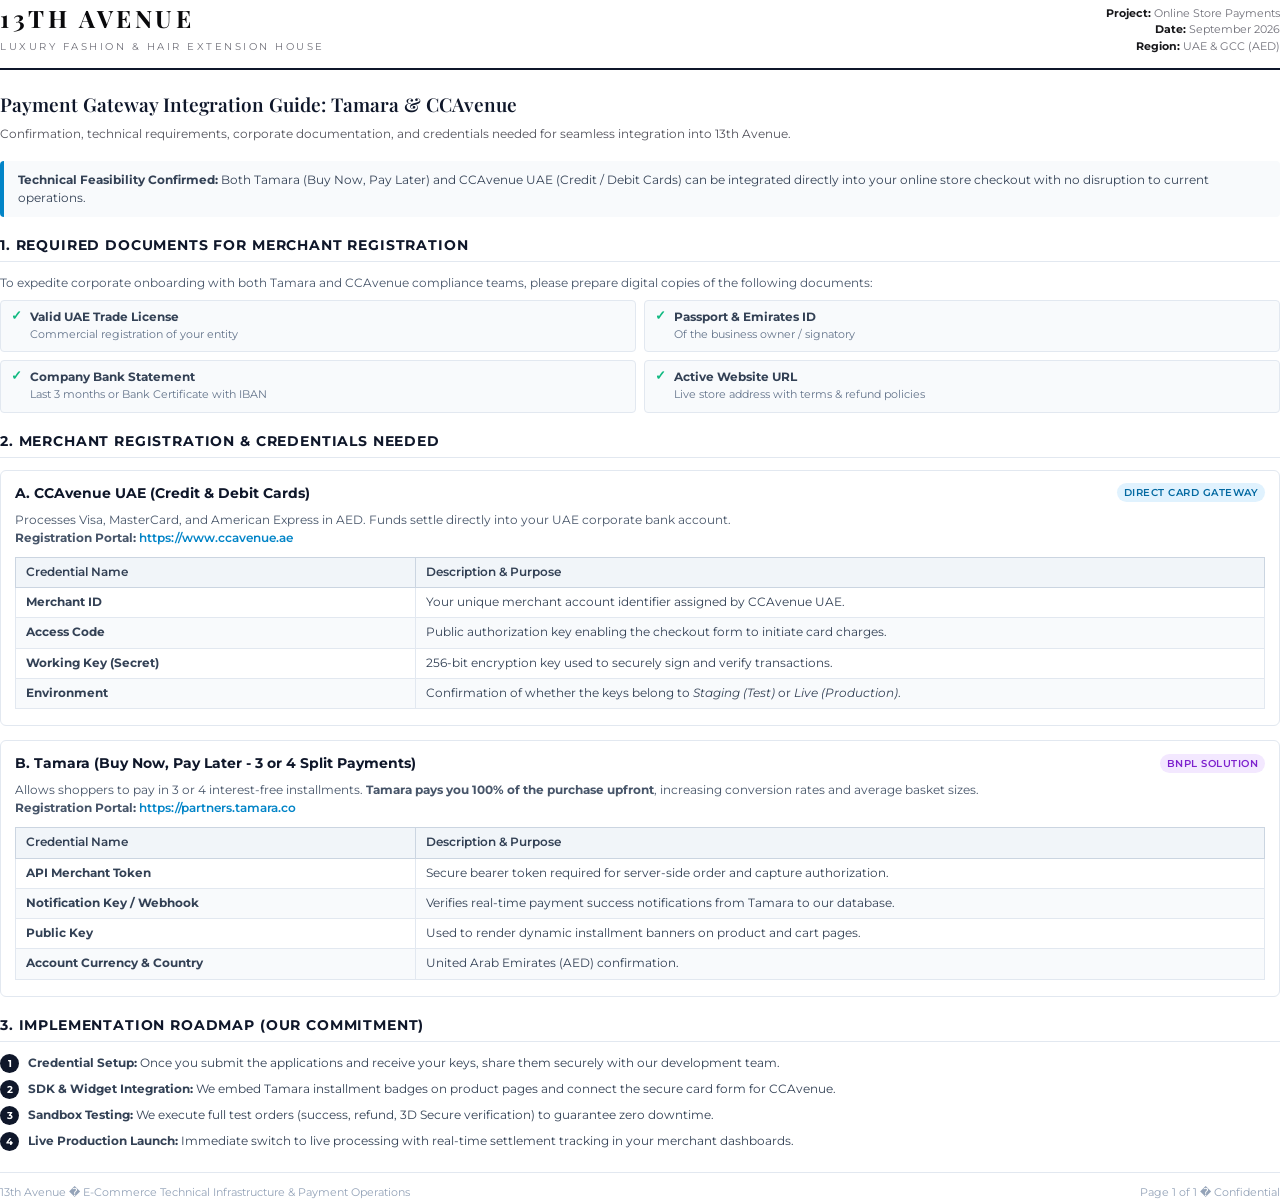
<file: payment-gateway-integration-guide.html>
<!DOCTYPE html>
<html lang="en">
<head>
  <meta charset="UTF-8">
  <title>Payment Gateway Integration Guide - 13th Avenue</title>
  <style>
    @import url('https://fonts.googleapis.com/css2?family=Montserrat:wght@300;400;500;600;700&family=Playfair+Display:wght@500;600;700&display=swap');

    @page {
      size: A4;
      margin: 18mm 16mm 18mm 16mm;
    }

    * {
      box-sizing: border-box;
      margin: 0;
      padding: 0;
    }

    body {
      font-family: 'Montserrat', -apple-system, BlinkMacSystemFont, 'Segoe UI', Roboto, sans-serif;
      color: #27272a;
      background-color: #ffffff;
      line-height: 1.5;
      font-size: 13px;
      -webkit-print-color-adjust: exact;
      print-color-adjust: exact;
    }

    .header-container {
      border-bottom: 2px solid #0f172a;
      padding-bottom: 14px;
      margin-bottom: 20px;
      display: flex;
      justify-content: space-between;
      align-items: flex-end;
    }

    .brand-title {
      font-family: 'Playfair Display', Georgia, serif;
      font-size: 24px;
      font-weight: 700;
      letter-spacing: 0.15em;
      text-transform: uppercase;
      color: #09090b;
    }

    .brand-sub {
      font-size: 10px;
      letter-spacing: 0.25em;
      color: #71717a;
      text-transform: uppercase;
      margin-top: 3px;
    }

    .doc-meta {
      text-align: right;
      font-size: 11px;
      color: #71717a;
    }

    .doc-meta strong {
      color: #18181b;
    }

    h1.doc-main-title {
      font-family: 'Playfair Display', Georgia, serif;
      font-size: 19px;
      color: #0f172a;
      margin-bottom: 6px;
      font-weight: 600;
    }

    .subtitle {
      font-size: 12px;
      color: #52525b;
      margin-bottom: 18px;
    }

    .alert-box {
      background: #f8fafc;
      border-left: 4px solid #0284c7;
      padding: 10px 14px;
      border-radius: 4px;
      margin-bottom: 18px;
      font-size: 12px;
      color: #334155;
    }

    .section-title {
      font-size: 14px;
      font-weight: 700;
      text-transform: uppercase;
      letter-spacing: 0.06em;
      color: #0f172a;
      border-bottom: 1px solid #e2e8f0;
      padding-bottom: 5px;
      margin-top: 18px;
      margin-bottom: 12px;
      display: flex;
      align-items: center;
      gap: 8px;
    }

    .badge {
      display: inline-block;
      padding: 2px 7px;
      font-size: 10px;
      font-weight: 600;
      border-radius: 9999px;
      text-transform: uppercase;
      letter-spacing: 0.05em;
    }

    .badge-blue {
      background-color: #e0f2fe;
      color: #0369a1;
    }

    .badge-purple {
      background-color: #f3e8ff;
      color: #7e22ce;
    }

    .card {
      background: #ffffff;
      border: 1px solid #e2e8f0;
      border-radius: 6px;
      padding: 12px 14px;
      margin-bottom: 14px;
    }

    .card-header {
      display: flex;
      justify-content: space-between;
      align-items: center;
      margin-bottom: 8px;
    }

    .card-title {
      font-size: 13.5px;
      font-weight: 700;
      color: #0f172a;
    }

    .card-desc {
      font-size: 12px;
      color: #475569;
      margin-bottom: 10px;
    }

    .custom-table {
      width: 100%;
      border-collapse: collapse;
      font-size: 11.5px;
      margin-top: 6px;
      margin-bottom: 4px;
    }

    .custom-table th {
      background-color: #f1f5f9;
      color: #334155;
      text-align: left;
      padding: 6px 10px;
      font-weight: 600;
      border: 1px solid #cbd5e1;
    }

    .custom-table td {
      padding: 6px 10px;
      border: 1px solid #e2e8f0;
      color: #334155;
      vertical-align: top;
    }

    .custom-table tr:nth-child(even) td {
      background-color: #f8fafc;
    }

    .checklist {
      list-style: none;
      display: grid;
      grid-template-columns: 1fr 1fr;
      gap: 8px;
      margin-top: 8px;
      margin-bottom: 12px;
    }

    .checklist-item {
      display: flex;
      align-items: flex-start;
      gap: 8px;
      background: #f8fafc;
      padding: 8px 10px;
      border: 1px solid #e2e8f0;
      border-radius: 4px;
      font-size: 11.5px;
      color: #334155;
    }

    .check-icon {
      color: #10b981;
      font-weight: 800;
      font-size: 13px;
      line-height: 1;
    }

    .steps-list {
      list-style-type: none;
      counter-reset: step-counter;
      margin-top: 6px;
    }

    .steps-list li {
      counter-increment: step-counter;
      position: relative;
      padding-left: 28px;
      margin-bottom: 8px;
      font-size: 12px;
      color: #334155;
    }

    .steps-list li::before {
      content: counter(step-counter);
      position: absolute;
      left: 0;
      top: 0;
      width: 19px;
      height: 19px;
      background-color: #0f172a;
      color: #ffffff;
      border-radius: 50%;
      font-size: 10px;
      font-weight: 700;
      display: flex;
      align-items: center;
      justify-content: center;
      line-height: 19px;
      text-align: center;
    }

    .footer-note {
      margin-top: 22px;
      padding-top: 12px;
      border-top: 1px solid #e2e8f0;
      display: flex;
      justify-content: space-between;
      align-items: center;
      font-size: 10.5px;
      color: #94a3b8;
    }

    .portal-link {
      color: #0284c7;
      text-decoration: none;
      font-weight: 600;
    }
  </style>
</head>
<body>

  <!-- Header / Branding -->
  <div class="header-container">
    <div>
      <div class="brand-title">13th Avenue</div>
      <div class="brand-sub">Luxury Fashion & Hair Extension House</div>
    </div>
    <div class="doc-meta">
      <div><strong>Project:</strong> Online Store Payments</div>
      <div><strong>Date:</strong> September 2026</div>
      <div><strong>Region:</strong> UAE & GCC (AED)</div>
    </div>
  </div>

  <h1 class="doc-main-title">Payment Gateway Integration Guide: Tamara & CCAvenue</h1>
  <p class="subtitle">Confirmation, technical requirements, corporate documentation, and credentials needed for seamless integration into 13th Avenue.</p>

  <div class="alert-box">
    <strong>Technical Feasibility Confirmed:</strong> Both Tamara (Buy Now, Pay Later) and CCAvenue UAE (Credit / Debit Cards) can be integrated directly into your online store checkout with no disruption to current operations.
  </div>

  <!-- Phase 1: Corporate Documents Required -->
  <div class="section-title">1. Required Documents for Merchant Registration</div>
  <p style="font-size: 12px; color: #475569; margin-bottom: 8px;">To expedite corporate onboarding with both Tamara and CCAvenue compliance teams, please prepare digital copies of the following documents:</p>
  
  <ul class="checklist">
    <li class="checklist-item">
      <span class="check-icon">&#10003;</span>
      <div><strong>Valid UAE Trade License</strong><br><span style="color:#64748b; font-size:10.5px;">Commercial registration of your entity</span></div>
    </li>
    <li class="checklist-item">
      <span class="check-icon">&#10003;</span>
      <div><strong>Passport & Emirates ID</strong><br><span style="color:#64748b; font-size:10.5px;">Of the business owner / signatory</span></div>
    </li>
    <li class="checklist-item">
      <span class="check-icon">&#10003;</span>
      <div><strong>Company Bank Statement</strong><br><span style="color:#64748b; font-size:10.5px;">Last 3 months or Bank Certificate with IBAN</span></div>
    </li>
    <li class="checklist-item">
      <span class="check-icon">&#10003;</span>
      <div><strong>Active Website URL</strong><br><span style="color:#64748b; font-size:10.5px;">Live store address with terms & refund policies</span></div>
    </li>
  </ul>

  <!-- Phase 2: Provider Details & Credentials -->
  <div class="section-title">2. Merchant Registration & Credentials Needed</div>

  <!-- CCAvenue Card -->
  <div class="card">
    <div class="card-header">
      <div class="card-title">A. CCAvenue UAE (Credit & Debit Cards)</div>
      <span class="badge badge-blue">Direct Card Gateway</span>
    </div>
    <div class="card-desc">
      Processes Visa, MasterCard, and American Express in AED. Funds settle directly into your UAE corporate bank account.
      <br><strong>Registration Portal:</strong> <a class="portal-link" href="https://www.ccavenue.ae">https://www.ccavenue.ae</a>
    </div>
    <table class="custom-table">
      <thead>
        <tr>
          <th style="width: 32%;">Credential Name</th>
          <th>Description & Purpose</th>
        </tr>
      </thead>
      <tbody>
        <tr>
          <td><strong>Merchant ID</strong></td>
          <td>Your unique merchant account identifier assigned by CCAvenue UAE.</td>
        </tr>
        <tr>
          <td><strong>Access Code</strong></td>
          <td>Public authorization key enabling the checkout form to initiate card charges.</td>
        </tr>
        <tr>
          <td><strong>Working Key (Secret)</strong></td>
          <td>256-bit encryption key used to securely sign and verify transactions.</td>
        </tr>
        <tr>
          <td><strong>Environment</strong></td>
          <td>Confirmation of whether the keys belong to <em>Staging (Test)</em> or <em>Live (Production)</em>.</td>
        </tr>
      </tbody>
    </table>
  </div>

  <!-- Tamara Card -->
  <div class="card">
    <div class="card-header">
      <div class="card-title">B. Tamara (Buy Now, Pay Later - 3 or 4 Split Payments)</div>
      <span class="badge badge-purple">BNPL Solution</span>
    </div>
    <div class="card-desc">
      Allows shoppers to pay in 3 or 4 interest-free installments. <strong>Tamara pays you 100% of the purchase upfront</strong>, increasing conversion rates and average basket sizes.
      <br><strong>Registration Portal:</strong> <a class="portal-link" href="https://partners.tamara.co">https://partners.tamara.co</a>
    </div>
    <table class="custom-table">
      <thead>
        <tr>
          <th style="width: 32%;">Credential Name</th>
          <th>Description & Purpose</th>
        </tr>
      </thead>
      <tbody>
        <tr>
          <td><strong>API Merchant Token</strong></td>
          <td>Secure bearer token required for server-side order and capture authorization.</td>
        </tr>
        <tr>
          <td><strong>Notification Key / Webhook</strong></td>
          <td>Verifies real-time payment success notifications from Tamara to our database.</td>
        </tr>
        <tr>
          <td><strong>Public Key</strong></td>
          <td>Used to render dynamic installment banners on product and cart pages.</td>
        </tr>
        <tr>
          <td><strong>Account Currency & Country</strong></td>
          <td>United Arab Emirates (AED) confirmation.</td>
        </tr>
      </tbody>
    </table>
  </div>

  <!-- Phase 3: Integration Timeline & Next Steps -->
  <div class="section-title">3. Implementation Roadmap (Our Commitment)</div>
  <ol class="steps-list">
    <li><strong>Credential Setup:</strong> Once you submit the applications and receive your keys, share them securely with our development team.</li>
    <li><strong>SDK & Widget Integration:</strong> We embed Tamara installment badges on product pages and connect the secure card form for CCAvenue.</li>
    <li><strong>Sandbox Testing:</strong> We execute full test orders (success, refund, 3D Secure verification) to guarantee zero downtime.</li>
    <li><strong>Live Production Launch:</strong> Immediate switch to live processing with real-time settlement tracking in your merchant dashboards.</li>
  </ol>

  <!-- Footer -->
  <div class="footer-note">
    <div>13th Avenue � E-Commerce Technical Infrastructure & Payment Operations</div>
    <div>Page 1 of 1 � Confidential</div>
  </div>

</body>
</html>
</file>
